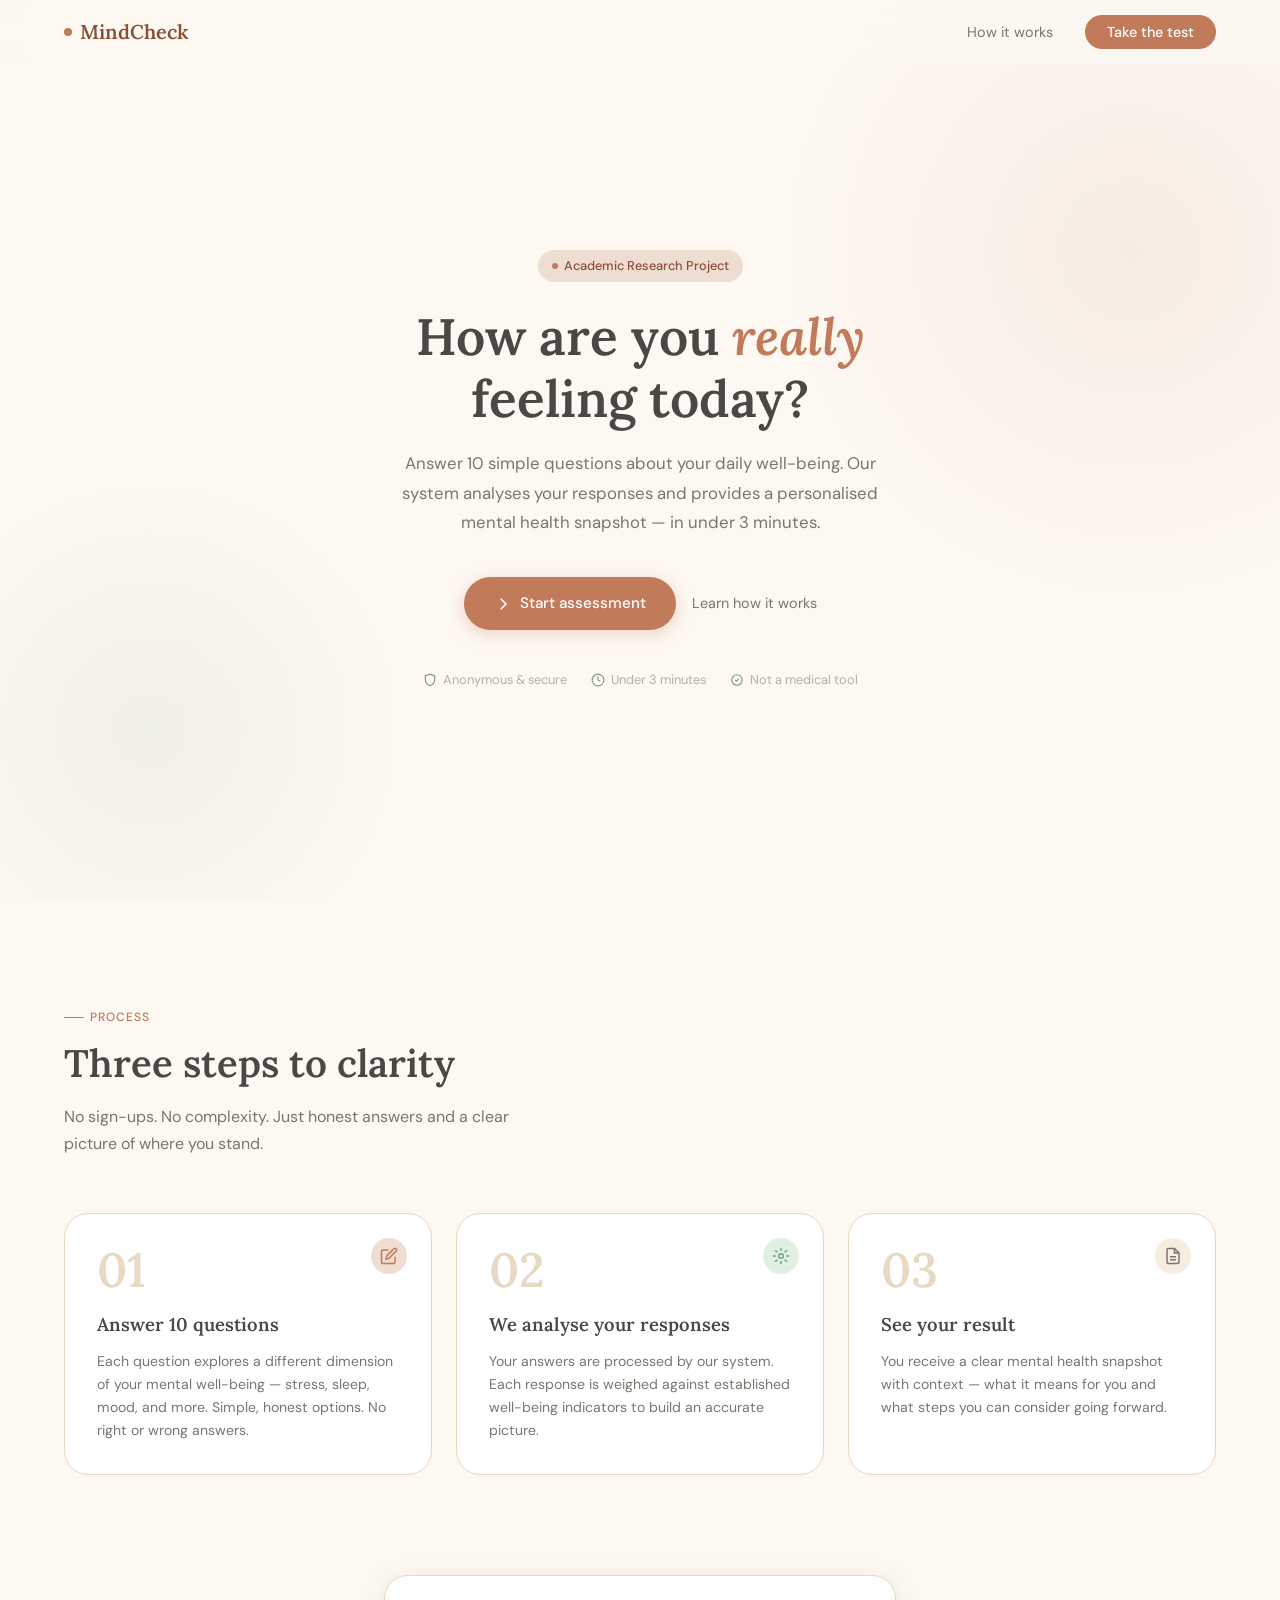
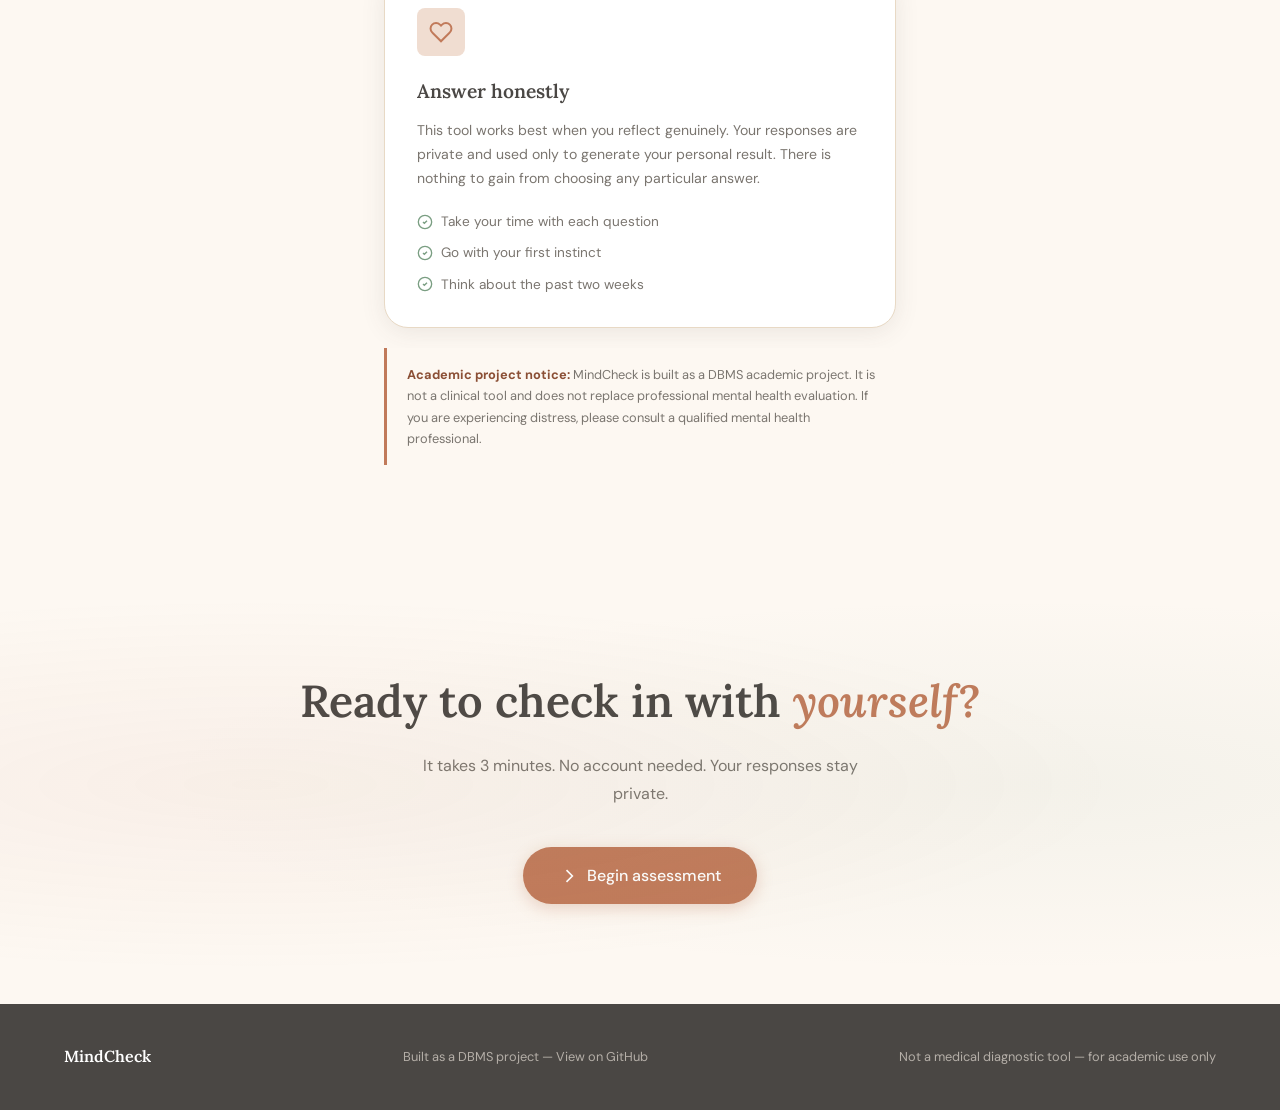
<file: src/Frontend/templates/index.html>
<!DOCTYPE html>
<html lang="en">
<head>
  <meta charset="UTF-8" />
  <meta name="viewport" content="width=device-width, initial-scale=1.0" />
  <title>MindCheck — Mental Health Analyser</title>
  <link rel="preconnect" href="https://fonts.googleapis.com" />
  <link rel="preconnect" href="https://fonts.gstatic.com" crossorigin />
  <link href="https://fonts.googleapis.com/css2?family=Lora:ital,wght@0,400;0,500;0,600;1,400&family=DM+Sans:wght@300;400;500&display=swap" rel="stylesheet" />
  <link rel="stylesheet" href="../static/css/style.css" />
  <!-- If opening directly in browser (no server), use the line below instead and comment out the one above -->
  <!-- <link rel="stylesheet" href="style.css" /> -->
</head>
<body>
 
  <!-- NAV -->
  <nav id="navbar">
    <a href="index.html" class="nav-logo">
      <span class="dot"></span>MindCheck
    </a>
    <ul class="nav-links">
      <li class="hide-mobile"><a href="#how">How it works</a></li>
      <li><a href="questionnaire.html" class="nav-cta">Take the test</a></li>
    </ul>
  </nav>
 
  <!-- HERO -->
  <section class="hero">
    <div class="hero-text">
      <div class="hero-badge"><span></span>Academic Research Project</div>
      <h1 class="hero-title">
        How are you <em>really</em><br>feeling today?
      </h1>
      <p class="hero-subtitle">
        Answer 10 simple questions about your daily well-being. Our system analyses your responses and provides a personalised mental health snapshot — in under 3 minutes.
      </p>
      <div class="hero-actions">
        <a href="questionnaire.html" class="btn-primary">
          <svg viewBox="0 0 24 24" fill="none" stroke="currentColor" stroke-width="2"><path d="M9 5l7 7-7 7"/></svg>
          Start assessment
        </a>
        <a href="#how" class="btn-ghost">Learn how it works</a>
      </div>
      <div class="hero-trust">
        <div class="trust-item">
          <svg viewBox="0 0 24 24" fill="none" stroke="currentColor" stroke-width="2"><path d="M12 22s8-4 8-10V5l-8-3-8 3v7c0 6 8 10 8 10z"/></svg>
          Anonymous &amp; secure
        </div>
        <div class="trust-item">
          <svg viewBox="0 0 24 24" fill="none" stroke="currentColor" stroke-width="2"><circle cx="12" cy="12" r="10"/><polyline points="12 6 12 12 16 14"/></svg>
          Under 3 minutes
        </div>
        <div class="trust-item">
          <svg viewBox="0 0 24 24" fill="none" stroke="currentColor" stroke-width="2"><path d="M9 12l2 2 4-4m6 2a9 9 0 11-18 0 9 9 0 0118 0z"/></svg>
          Not a medical tool
        </div>
      </div>
    </div>
 
 
  </section>
 
  <!-- HOW IT WORKS -->
  <section class="section" id="how">
    <div class="section-label">Process</div>
    <h2 class="section-title">Three steps to clarity</h2>
    <p class="section-sub">No sign-ups. No complexity. Just honest answers and a clear picture of where you stand.</p>
 
    <div class="how-grid">
      <div class="how-card">
        <div class="how-number">01</div>
        <div class="how-chip chip-terra">
          <svg viewBox="0 0 24 24" fill="none" stroke="currentColor" stroke-width="2"><path d="M11 4H4a2 2 0 00-2 2v14a2 2 0 002 2h14a2 2 0 002-2v-7"/><path d="M18.5 2.5a2.121 2.121 0 013 3L12 15l-4 1 1-4 9.5-9.5z"/></svg>
        </div>
        <h3>Answer 10 questions</h3>
        <p>Each question explores a different dimension of your mental well-being — stress, sleep, mood, and more. Simple, honest options. No right or wrong answers.</p>
      </div>
 
      <div class="how-card">
        <div class="how-number">02</div>
        <div class="how-chip chip-sage">
          <svg viewBox="0 0 24 24" fill="none" stroke="currentColor" stroke-width="2"><circle cx="12" cy="12" r="3"/><path d="M12 1v4M12 19v4M4.22 4.22l2.83 2.83M16.95 16.95l2.83 2.83M1 12h4M19 12h4M4.22 19.78l2.83-2.83M16.95 7.05l2.83-2.83"/></svg>
        </div>
        <h3>We analyse your responses</h3>
        <p>Your answers are processed by our system. Each response is weighed against established well-being indicators to build an accurate picture.</p>
      </div>
 
      <div class="how-card">
        <div class="how-number">03</div>
        <div class="how-chip chip-warm">
          <svg viewBox="0 0 24 24" fill="none" stroke="currentColor" stroke-width="2"><path d="M14 2H6a2 2 0 00-2 2v16a2 2 0 002 2h12a2 2 0 002-2V8z"/><polyline points="14 2 14 8 20 8"/><line x1="16" y1="13" x2="8" y2="13"/><line x1="16" y1="17" x2="8" y2="17"/></svg>
        </div>
        <h3>See your result</h3>
        <p>You receive a clear mental health snapshot with context — what it means for you and what steps you can consider going forward.</p>
      </div>
    </div>
  </section>
 
  <!-- ANSWER HONESTLY -->
  <section class="section" style="max-width: 640px; margin: 0 auto; padding-top: 0;">
    <div class="honesty-card">
      <div class="honesty-icon">
        <svg viewBox="0 0 24 24" fill="none" stroke="currentColor" stroke-width="2"><path d="M20.84 4.61a5.5 5.5 0 00-7.78 0L12 5.67l-1.06-1.06a5.5 5.5 0 00-7.78 7.78l1.06 1.06L12 21.23l7.78-7.78 1.06-1.06a5.5 5.5 0 000-7.78z"/></svg>
      </div>
      <h3>Answer honestly</h3>
      <p>This tool works best when you reflect genuinely. Your responses are private and used only to generate your personal result. There is nothing to gain from choosing any particular answer.</p>
      <ul class="honesty-list">
        <li>
          <svg viewBox="0 0 24 24" fill="none" stroke="currentColor" stroke-width="2"><path d="M9 12l2 2 4-4"/><circle cx="12" cy="12" r="10"/></svg>
          Take your time with each question
        </li>
        <li>
          <svg viewBox="0 0 24 24" fill="none" stroke="currentColor" stroke-width="2"><path d="M9 12l2 2 4-4"/><circle cx="12" cy="12" r="10"/></svg>
          Go with your first instinct
        </li>
        <li>
          <svg viewBox="0 0 24 24" fill="none" stroke="currentColor" stroke-width="2"><path d="M9 12l2 2 4-4"/><circle cx="12" cy="12" r="10"/></svg>
          Think about the past two weeks
        </li>
      </ul>
    </div>
    <div class="disclaimer" style="margin-top: 1.25rem;">
      <strong>Academic project notice:</strong> MindCheck is built as a DBMS academic project. It is not a clinical tool and does not replace professional mental health evaluation. If you are experiencing distress, please consult a qualified mental health professional.
    </div>
  </section>
 
  <!-- CTA STRIP -->
  <section class="cta-strip">
    <h2>Ready to check in with <em>yourself?</em></h2>
    <p>It takes 3 minutes. No account needed. Your responses stay private.</p>
    <a href="questionnaire.html" class="btn-primary btn-large">
      <svg viewBox="0 0 24 24" fill="none" stroke="currentColor" stroke-width="2"><path d="M9 5l7 7-7 7"/></svg>
      Begin assessment
    </a>
  </section>
 
  <!-- FOOTER -->
  <footer>
    <span class="footer-logo">MindCheck</span>
    <p>Built as a DBMS project &mdash; <a href="https://github.com/Dia-Garg/Mental_health_analyser" target="_blank">View on GitHub</a></p>
    <p>Not a medical diagnostic tool &mdash; for academic use only</p>
  </footer>
 
  <script src="../static/js/main.js"></script>
</body>
</html>
</file>
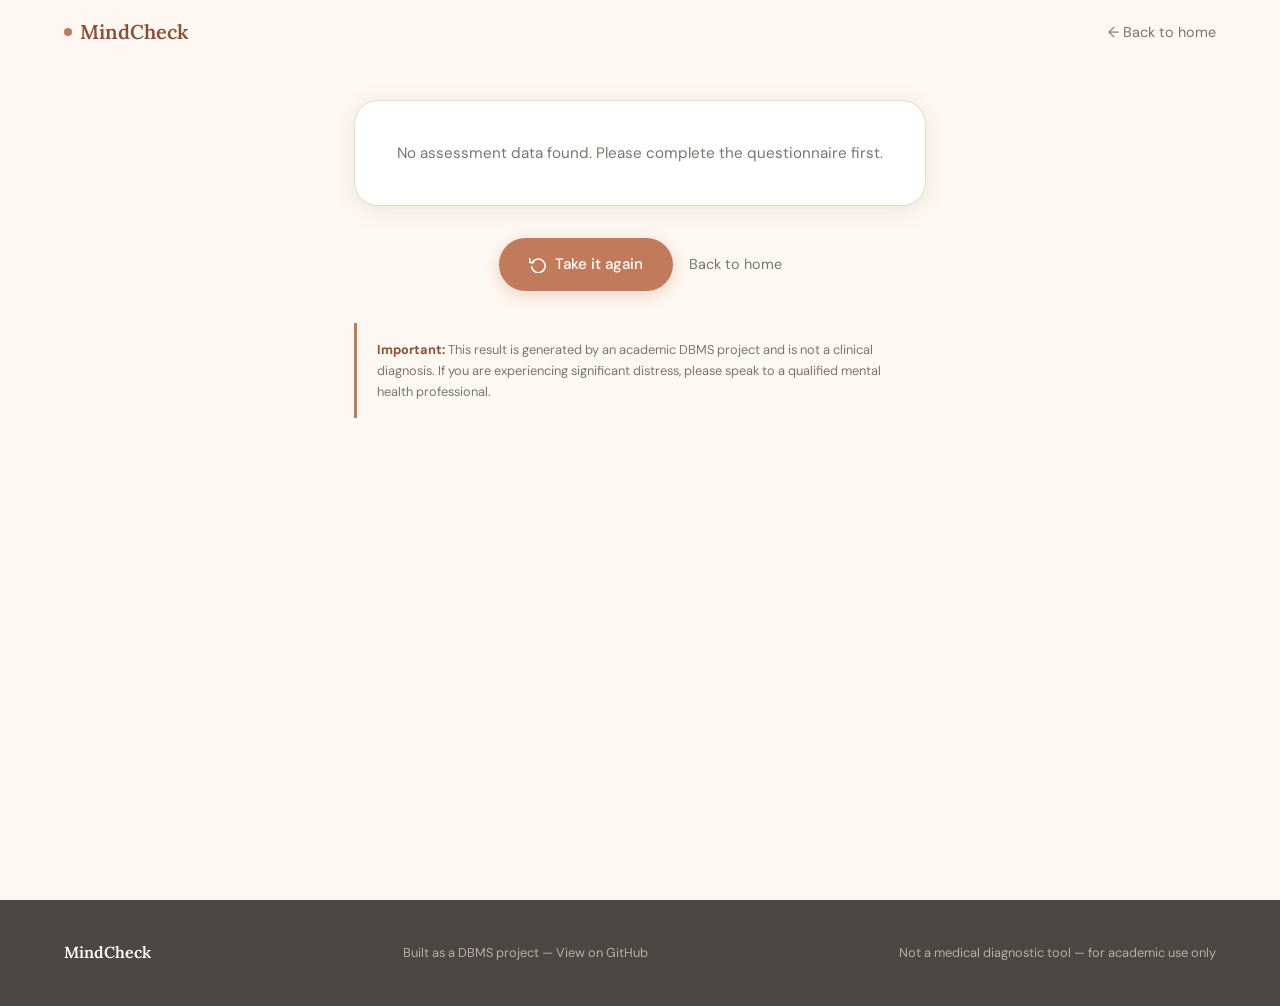
<file: src/Frontend/templates/result.html>
<!DOCTYPE html>
<html lang="en">
<head>
  <meta charset="UTF-8" />
  <meta name="viewport" content="width=device-width, initial-scale=1.0" />
  <title>Your Result — MindCheck</title>
  <link rel="preconnect" href="https://fonts.googleapis.com" />
  <link rel="preconnect" href="https://fonts.gstatic.com" crossorigin />
  <link href="https://fonts.googleapis.com/css2?family=Lora:ital,wght@0,400;0,500;0,600;1,400&family=DM+Sans:wght@300;400;500&display=swap" rel="stylesheet" />
  <link rel="stylesheet" href="../static/css/style.css" />
</head>
<body>

  <!-- NAV -->
  <nav id="navbar">
    <a href="index.html" class="nav-logo">
      <span class="dot"></span>MindCheck
    </a>
    <ul class="nav-links">
      <li><a href="index.html">← Back to home</a></li>
    </ul>
  </nav>

  <!-- RESULT -->
  <main class="result-page">

    <div id="result-content">
      <!-- Filled by result.js -->
    </div>

    <div class="result-actions">
      <a href="questionnaire.html" class="btn-primary">
        <svg viewBox="0 0 24 24" fill="none" stroke="currentColor" stroke-width="2"><path d="M1 4v6h6"/><path d="M3.51 15a9 9 0 1 0 .49-3.5"/></svg>
        Take it again
      </a>
      <a href="index.html" class="btn-ghost">Back to home</a>
    </div>

    <div class="disclaimer" style="margin-top: 2rem;">
      <strong>Important:</strong> This result is generated by an academic DBMS project and is not a clinical diagnosis. If you are experiencing significant distress, please speak to a qualified mental health professional.
    </div>

  </main>

  <!-- FOOTER -->
  <footer>
    <span class="footer-logo">MindCheck</span>
    <p>Built as a DBMS project &mdash; <a href="https://github.com/Dia-Garg/Mental_health_analyser" target="_blank">View on GitHub</a></p>
    <p>Not a medical diagnostic tool &mdash; for academic use only</p>
  </footer>

  <script src="../static/js/main.js"></script>
  <script src="../static/js/result.js"></script>
</body>
</html>
</file>
<file: src/Frontend/static/css/style.css>
/* MindCheck — style.css */

*, *::before, *::after { box-sizing: border-box; margin: 0; padding: 0; }

:root {
  --cream:       #FDF8F2;
  --cream-mid:   #F5EDE0;
  --tan:         #E8D9C5;
  --terra:       #C17A5A;
  --terra-dark:  #8B4F35;
  --terra-pale:  #F0DDD1;
  --sage:        #7A9E82;
  --sage-pale:   #DFF0E3;
  --slate:       #4A4744;
  --slate-mid:   #7A756F;
  --slate-light: #B5AFA8;
  --white:       #FFFFFF;
  --serif:       'Lora', Georgia, serif;
  --sans:        'DM Sans', system-ui, sans-serif;
  --r-sm: 8px; --r-md: 16px; --r-lg: 24px; --r-xl: 40px;
  --shadow: 0 4px 24px rgba(74,71,68,0.10);
}

html { scroll-behavior: smooth; }
body { font-family: var(--sans); background: var(--cream); color: var(--slate); line-height: 1.6; overflow-x: hidden; }

/* NAV */
nav {
  position: fixed; top: 0; left: 0; right: 0; z-index: 100;
  background: rgba(253,248,242,0.88); backdrop-filter: blur(12px);
  border-bottom: 1px solid transparent;
  padding: 0 5%; height: 64px;
  display: flex; align-items: center; justify-content: space-between;
  transition: border-color 0.3s;
}
nav.scrolled { border-bottom-color: var(--tan); }
.nav-logo { font-family: var(--serif); font-size: 1.25rem; font-weight: 600; color: var(--terra-dark); text-decoration: none; display: flex; align-items: center; gap: 8px; }
.nav-logo .dot { width: 8px; height: 8px; background: var(--terra); border-radius: 50%; }
.nav-links { display: flex; align-items: center; gap: 2rem; list-style: none; }
.nav-links a { font-size: 0.9rem; color: var(--slate-mid); text-decoration: none; transition: color 0.2s; }
.nav-links a:hover { color: var(--terra); }
.nav-cta { background: var(--terra) !important; color: var(--white) !important; padding: 8px 22px !important; border-radius: var(--r-xl) !important; font-weight: 500 !important; }
.nav-cta:hover { background: var(--terra-dark) !important; }

/* BUTTONS */
.btn-primary {
  display: inline-flex; align-items: center; gap: 8px;
  background: var(--terra); color: var(--white);
  font-family: var(--sans); font-size: 0.95rem; font-weight: 500;
  padding: 14px 30px; border-radius: var(--r-xl);
  text-decoration: none; border: none; cursor: pointer;
  box-shadow: 0 4px 16px rgba(193,122,90,0.30);
  transition: background 0.2s, transform 0.15s, box-shadow 0.2s;
}
.btn-primary svg { width: 18px; height: 18px; }
.btn-primary:hover { background: var(--terra-dark); transform: translateY(-2px); box-shadow: 0 8px 24px rgba(193,122,90,0.35); }
.btn-primary.btn-large { font-size: 1rem; padding: 16px 36px; }
.btn-primary.btn-large svg { width: 20px; height: 20px; }
.btn-ghost { display: inline-flex; align-items: center; gap: 8px; color: var(--slate-mid); font-size: 0.9rem; text-decoration: none; background: none; border: none; cursor: pointer; transition: color 0.2s; }
.btn-ghost:hover { color: var(--terra); }

/* SECTION SHARED */
.section { padding: 100px 5%; }
.questions-section { background: var(--cream-mid); padding: 100px 5%; }
.section-label { display: inline-flex; align-items: center; gap: 6px; font-size: 0.75rem; font-weight: 500; letter-spacing: 0.08em; text-transform: uppercase; color: var(--terra); margin-bottom: 0.75rem; }
.section-label::before { content: ''; display: block; width: 20px; height: 1px; background: var(--terra); }
.section-title { font-family: var(--serif); font-size: clamp(1.8rem, 3vw, 2.5rem); font-weight: 600; color: var(--slate); margin-bottom: 1rem; line-height: 1.25; }
.section-sub { font-size: 1rem; color: var(--slate-mid); max-width: 480px; line-height: 1.7; }

/* HERO */
.hero { min-height: 100vh; padding: 120px 5% 80px; display: flex; flex-direction: column; align-items: center; justify-content: center; text-align: center; position: relative; overflow: hidden; }
.hero::before { content: ''; position: absolute; top: -100px; right: -200px; width: 700px; height: 700px; background: radial-gradient(circle, rgba(193,122,90,0.09) 0%, transparent 70%); border-radius: 50%; pointer-events: none; }
.hero::after  { content: ''; position: absolute; bottom: -80px; left: -100px; width: 500px; height: 500px; background: radial-gradient(circle, rgba(122,158,130,0.09) 0%, transparent 70%); border-radius: 50%; pointer-events: none; }
.hero-text { position: relative; z-index: 1; }
.hero-badge { display: inline-flex; align-items: center; gap: 6px; background: var(--terra-pale); color: var(--terra-dark); font-size: 0.8rem; font-weight: 500; padding: 6px 14px; border-radius: var(--r-xl); margin-bottom: 1.5rem; }
.hero-badge span { width: 6px; height: 6px; background: var(--terra); border-radius: 50%; }
.hero-title { font-family: var(--serif); font-size: clamp(2.4rem, 4vw, 3.4rem); font-weight: 600; line-height: 1.2; margin-bottom: 1.25rem; }
.hero-title em { font-style: italic; color: var(--terra); }
.hero-subtitle { font-size: 1.05rem; color: var(--slate-mid); line-height: 1.75; max-width: 520px; margin: 0 auto 2.5rem; }
.hero-actions { display: flex; align-items: center; justify-content: center; gap: 1rem; flex-wrap: wrap; }
.hero-trust { margin-top: 2.5rem; display: flex; align-items: center; justify-content: center; gap: 1.5rem; flex-wrap: wrap; }
.trust-item { display: flex; align-items: center; gap: 6px; font-size: 0.8rem; color: var(--slate-light); }
.trust-item svg { width: 14px; height: 14px; color: var(--sage); }

/* HERO CARD */
.hero-visual { position: relative; z-index: 1; display: flex; flex-direction: column; gap: 1rem; }
@keyframes float { 0%,100% { transform: translateY(0); } 50% { transform: translateY(-8px); } }
.card-main { background: var(--white); border-radius: var(--r-lg); padding: 1.75rem; box-shadow: var(--shadow); border: 1px solid var(--tan); animation: float 5s ease-in-out infinite; }
.card-mini { background: var(--white); border-radius: var(--r-md); padding: 1rem 1.25rem; box-shadow: 0 2px 12px rgba(74,71,68,0.08); border: 1px solid var(--tan); display: flex; align-items: center; gap: 12px; animation: float 5s ease-in-out infinite 1.5s; }
.card-header { display: flex; align-items: center; gap: 10px; margin-bottom: 1.25rem; }
.card-avatar { width: 40px; height: 40px; border-radius: 50%; background: var(--terra-pale); display: flex; align-items: center; justify-content: center; font-family: var(--serif); font-size: 1.1rem; color: var(--terra); flex-shrink: 0; }
.card-meta strong { display: block; font-size: 0.9rem; font-weight: 500; }
.card-meta span, .mini-text span { font-size: 0.75rem; color: var(--slate-light); }
.card-status { background: var(--sage-pale); color: var(--sage); font-size: 0.7rem; font-weight: 500; padding: 4px 10px; border-radius: var(--r-xl); }
.card-question { font-family: var(--serif); font-size: 0.95rem; margin-bottom: 1rem; line-height: 1.5; }
.card-progress { margin-top: 1.25rem; display: flex; align-items: center; gap: 10px; }
.mini-icon { width: 36px; height: 36px; border-radius: var(--r-sm); background: var(--sage-pale); display: flex; align-items: center; justify-content: center; flex-shrink: 0; }
.mini-icon svg { width: 18px; height: 18px; color: var(--sage); }
.mini-text strong { display: block; font-size: 0.85rem; font-weight: 500; }

/* OPTIONS — shared by hero card + questionnaire */
.card-options, .answer-options { display: flex; flex-direction: column; gap: 8px; }
.option-item, .answer-option {
  display: flex; align-items: center; gap: 10px;
  background: var(--cream); border: 1.5px solid var(--tan); border-radius: var(--r-sm);
  padding: 10px 14px; font-size: 0.88rem; color: var(--slate-mid);
  cursor: pointer; transition: all 0.2s; user-select: none;
}
.option-item:hover:not(.active), .answer-option:hover:not(.selected) { border-color: var(--slate-light); background: var(--cream-mid); }
.option-item.active, .answer-option.selected { background: var(--terra-pale); border-color: var(--terra); color: var(--terra-dark); }
.option-dot, .answer-radio { width: 16px; height: 16px; border-radius: 50%; border: 2px solid var(--tan); flex-shrink: 0; transition: all 0.2s; display: flex; align-items: center; justify-content: center; }
.option-item.active .option-dot, .answer-option.selected .answer-radio { border-color: var(--terra); background: var(--terra); }
.answer-option.selected .answer-radio::after { content: ''; width: 6px; height: 6px; background: var(--white); border-radius: 50%; }
.answer-option { padding: 12px 16px; }

/* PROGRESS BAR — shared */
.progress-bar, .quiz-progress-bar { height: 5px; background: var(--tan); border-radius: 3px; overflow: hidden; }
.progress-fill, .quiz-progress-fill { height: 100%; background: var(--terra); border-radius: 3px; transition: width 0.6s ease; }
.progress-fill { width: 0%; }
.progress-text { font-size: 0.75rem; color: var(--slate-light); white-space: nowrap; }

/* HOW IT WORKS */
.how-grid { display: grid; grid-template-columns: repeat(3,1fr); gap: 1.5rem; margin-top: 3.5rem; }
.how-card { background: var(--white); border: 1px solid var(--tan); border-radius: var(--r-lg); padding: 2rem; position: relative; transition: transform 0.2s, box-shadow 0.2s; }
.how-card:hover { transform: translateY(-4px); box-shadow: var(--shadow); }
.how-number { font-family: var(--serif); font-size: 3rem; font-weight: 600; color: var(--tan); line-height: 1; margin-bottom: 1rem; }
.how-card h3 { font-family: var(--serif); font-size: 1.15rem; font-weight: 600; margin-bottom: 0.6rem; }
.how-card p { font-size: 0.88rem; color: var(--slate-mid); line-height: 1.65; }
.how-chip { position: absolute; top: 1.5rem; right: 1.5rem; width: 36px; height: 36px; border-radius: 50%; display: flex; align-items: center; justify-content: center; }
.how-chip svg { width: 18px; height: 18px; }
.chip-terra { background: var(--terra-pale); color: var(--terra); }
.chip-sage  { background: var(--sage-pale);  color: var(--sage); }
.chip-warm  { background: var(--cream-mid);  color: var(--slate-mid); }

/* QUESTIONS SECTION */
.questions-layout { display: grid; grid-template-columns: 1fr 1.2fr; gap: 5rem; align-items: start; margin-top: 3.5rem; }
.questions-list { display: flex; flex-direction: column; gap: 0.75rem; }
.q-item { display: flex; align-items: flex-start; gap: 12px; background: var(--white); border: 1px solid var(--tan); border-radius: var(--r-md); padding: 1rem 1.25rem; transition: border-color 0.2s, transform 0.2s; }
.q-item:hover { border-color: var(--terra); transform: translateX(4px); }
.q-num { min-width: 22px; height: 22px; background: var(--terra-pale); border-radius: 50%; display: flex; align-items: center; justify-content: center; font-size: 0.7rem; font-weight: 500; color: var(--terra); flex-shrink: 0; margin-top: 2px; }
.q-item p { font-size: 0.88rem; color: var(--slate-mid); line-height: 1.5; }
.questions-right { display: flex; flex-direction: column; gap: 1.25rem; position: sticky; top: 84px; }
.honesty-card { background: var(--white); border: 1px solid var(--tan); border-radius: var(--r-lg); padding: 2rem; box-shadow: var(--shadow); }
.honesty-icon { width: 48px; height: 48px; background: var(--terra-pale); border-radius: var(--r-sm); display: flex; align-items: center; justify-content: center; margin-bottom: 1.25rem; }
.honesty-icon svg { width: 24px; height: 24px; color: var(--terra); }
.honesty-card h3 { font-family: var(--serif); font-size: 1.2rem; font-weight: 600; margin-bottom: 0.75rem; }
.honesty-card p { font-size: 0.88rem; color: var(--slate-mid); line-height: 1.7; margin-bottom: 1.25rem; }
.honesty-list { list-style: none; display: flex; flex-direction: column; gap: 0.6rem; }
.honesty-list li { display: flex; align-items: center; gap: 8px; font-size: 0.85rem; color: var(--slate-mid); }
.honesty-list svg { width: 16px; height: 16px; color: var(--sage); flex-shrink: 0; }

/* DISCLAIMER */
.disclaimer { background: var(--cream); border-left: 3px solid var(--terra); border-radius: 0 var(--r-sm) var(--r-sm) 0; padding: 1rem 1.25rem; font-size: 0.8rem; color: var(--slate-mid); line-height: 1.65; }
.disclaimer strong { color: var(--terra-dark); }

/* CTA STRIP */
.cta-strip { padding: 100px 5%; text-align: center; position: relative; overflow: hidden; }
.cta-strip::before { content: ''; position: absolute; inset: 0; background: radial-gradient(ellipse at 20% 50%, rgba(193,122,90,0.07) 0%, transparent 60%), radial-gradient(ellipse at 80% 50%, rgba(122,158,130,0.07) 0%, transparent 60%); pointer-events: none; }
.cta-strip h2 { font-family: var(--serif); font-size: clamp(2rem,3.5vw,3rem); font-weight: 600; margin-bottom: 1rem; }
.cta-strip h2 em { font-style: italic; color: var(--terra); }
.cta-strip p { font-size: 1rem; color: var(--slate-mid); max-width: 440px; margin: 0 auto 2.5rem; line-height: 1.7; }

/* FOOTER */
footer { background: var(--slate); color: var(--slate-light); padding: 2.5rem 5%; display: flex; align-items: center; justify-content: space-between; gap: 1rem; flex-wrap: wrap; }
.footer-logo { font-family: var(--serif); color: var(--white); font-size: 1rem; font-weight: 600; }
footer p { font-size: 0.8rem; }
footer a { color: var(--slate-light); text-decoration: none; }
footer a:hover { color: var(--white); }

/* QUESTIONNAIRE PAGE */
.quiz-page { min-height: 100vh; padding: 100px 5% 80px; max-width: 760px; margin: 0 auto; }
.quiz-header { margin-bottom: 3rem; }
.quiz-header h1 { font-family: var(--serif); font-size: clamp(1.8rem,3vw,2.4rem); font-weight: 600; margin-bottom: 0.5rem; }
.quiz-header p { font-size: 0.95rem; color: var(--slate-mid); }
.quiz-progress-wrap { margin-bottom: 2.5rem; }
.quiz-progress-info { display: flex; justify-content: space-between; font-size: 0.8rem; color: var(--slate-light); margin-bottom: 8px; }
.question-block { background: var(--white); border: 1px solid var(--tan); border-radius: var(--r-lg); padding: 2rem; margin-bottom: 1.5rem; }
.question-block .q-label { font-size: 0.75rem; font-weight: 500; letter-spacing: 0.06em; text-transform: uppercase; color: var(--terra); margin-bottom: 0.75rem; }
.question-block .q-text { font-family: var(--serif); font-size: 1.1rem; font-weight: 500; margin-bottom: 1.5rem; line-height: 1.5; }
.quiz-submit { margin-top: 2.5rem; text-align: center; }
.quiz-nav { display: flex; align-items: center; justify-content: space-between; margin-top: 1.75rem; padding-top: 1.25rem; border-top: 1px solid var(--tan); }
.field-error { font-size: 0.82rem; color: #C0392B; margin-top: 0.5rem; }
.user-info-section { background: var(--white); border: 1px solid var(--tan); border-radius: var(--r-lg); padding: 2rem; margin-bottom: 2rem; }
.user-info-section h2 { font-family: var(--serif); font-size: 1.2rem; font-weight: 600; margin-bottom: 1.25rem; }
.form-group { display: flex; flex-direction: column; gap: 6px; margin-bottom: 1.25rem; }
.form-group label { font-size: 0.85rem; font-weight: 500; color: var(--slate-mid); }
.form-group input { background: var(--cream); border: 1.5px solid var(--tan); border-radius: var(--r-sm); padding: 11px 14px; font-family: var(--sans); font-size: 0.9rem; color: var(--slate); outline: none; transition: border-color 0.2s; }
.form-group input:focus { border-color: var(--terra); }
.form-group input::placeholder { color: var(--slate-light); }

/* RESULT PAGE */
.result-page { min-height: 100vh; padding: 100px 5% 80px; max-width: 700px; margin: 0 auto; }
.result-card { background: var(--white); border: 1px solid var(--tan); border-radius: var(--r-lg); padding: 2.5rem; box-shadow: var(--shadow); text-align: center; margin-bottom: 2rem; }
.result-icon { width: 72px; height: 72px; border-radius: 50%; margin: 0 auto 1.5rem; display: flex; align-items: center; justify-content: center; }
.result-icon svg { width: 32px; height: 32px; }
.result-icon.stable   { background: var(--sage-pale); color: var(--sage); }
.result-icon.mild     { background: #FFF0C8;           color: #B08000; }
.result-icon.moderate { background: var(--terra-pale); color: var(--terra); }
.result-icon.severe   { background: #FFD4D4;           color: #C0392B; }
.result-category { font-family: var(--serif); font-size: 1.8rem; font-weight: 600; margin-bottom: 0.5rem; }
.result-tagline { font-size: 0.95rem; color: var(--slate-mid); margin-bottom: 2rem; line-height: 1.6; }
.result-details { background: var(--white); border: 1px solid var(--tan); border-radius: var(--r-lg); padding: 2rem; margin-bottom: 1.5rem; }
.result-details h3 { font-family: var(--serif); font-size: 1.1rem; font-weight: 600; margin-bottom: 0.75rem; }
.result-details p { font-size: 0.9rem; color: var(--slate-mid); line-height: 1.7; }
.result-name { font-size: 0.9rem; color: var(--slate-light); margin-bottom: 0.4rem; }
.result-score-bar-wrap { margin-top: 1.5rem; display: flex; flex-direction: column; align-items: center; gap: 6px; }
.result-score-bar { width: 100%; max-width: 320px; height: 8px; background: var(--tan); border-radius: 4px; overflow: hidden; }
.result-score-fill { height: 100%; background: var(--terra); border-radius: 4px; transition: width 1s ease; width: 0%; }
.result-score-label { font-size: 0.8rem; color: var(--slate-light); }
.result-actions { display: flex; align-items: center; justify-content: center; gap: 1rem; margin-top: 2rem; flex-wrap: wrap; }
/* ADMIN PAGE */
.admin-page { min-height: 100vh; padding: 100px 5% 80px; }
.admin-header { display: flex; align-items: center; justify-content: space-between; margin-bottom: 2rem; flex-wrap: wrap; gap: 1rem; }
.admin-header h1 { font-family: var(--serif); font-size: clamp(1.6rem, 3vw, 2.2rem); font-weight: 600; margin-bottom: 0.25rem; }
.admin-header p { font-size: 0.9rem; color: var(--slate-mid); }
.admin-stats { display: grid; grid-template-columns: repeat(4, 1fr); gap: 1rem; margin-bottom: 2rem; }
.stat-card { background: var(--white); border: 1px solid var(--tan); border-radius: var(--r-md); padding: 1.25rem 1.5rem; display: flex; flex-direction: column; gap: 6px; }
.stat-label { font-size: 0.78rem; color: var(--slate-light); text-transform: uppercase; letter-spacing: 0.05em; }
.stat-value { font-family: var(--serif); font-size: 1.6rem; font-weight: 600; color: var(--slate); }
.admin-table-wrap { background: var(--white); border: 1px solid var(--tan); border-radius: var(--r-lg); overflow: hidden; }
.admin-table { width: 100%; border-collapse: collapse; font-size: 0.88rem; }
.admin-table thead { background: var(--cream-mid); }
.admin-table th { padding: 12px 16px; text-align: left; font-weight: 500; color: var(--slate-mid); font-size: 0.78rem; text-transform: uppercase; letter-spacing: 0.05em; border-bottom: 1px solid var(--tan); }
.admin-table td { padding: 14px 16px; border-bottom: 1px solid var(--tan); color: var(--slate); vertical-align: middle; }
.admin-table tbody tr:last-child td { border-bottom: none; }
.admin-table tbody tr:hover { background: var(--cream); }
.admin-email { color: var(--slate-mid) !important; font-size: 0.82rem; }
.admin-badge { display: inline-block; padding: 3px 10px; border-radius: var(--r-xl); font-size: 0.75rem; font-weight: 500; }
.admin-badge.stable   { background: var(--sage-pale);  color: var(--sage); }
.admin-badge.mild     { background: #FFF0C8;            color: #B08000; }
.admin-badge.moderate { background: var(--terra-pale);  color: var(--terra); }
.admin-badge.severe   { background: #FFD4D4;            color: #C0392B; }
.admin-empty { padding: 3rem; text-align: center; color: var(--slate-light); font-size: 0.9rem; }
@media (max-width: 900px) { .admin-stats { grid-template-columns: repeat(2, 1fr); } .admin-table { font-size: 0.8rem; } .admin-email { display: none; } }
@media (max-width: 900px) {
  .hero { grid-template-columns: 1fr; padding-top: 100px; }
  .hero-visual, .hide-mobile { display: none; }
  .how-grid, .questions-layout { grid-template-columns: 1fr; }
  .questions-layout { gap: 2.5rem; }
  .questions-right { position: static; }
  footer { flex-direction: column; text-align: center; gap: 0.5rem; }
}
@media (max-width: 600px) {
  .hero-trust, .hero-actions { flex-direction: column; align-items: flex-start; gap: 0.75rem; }
}
</file>
